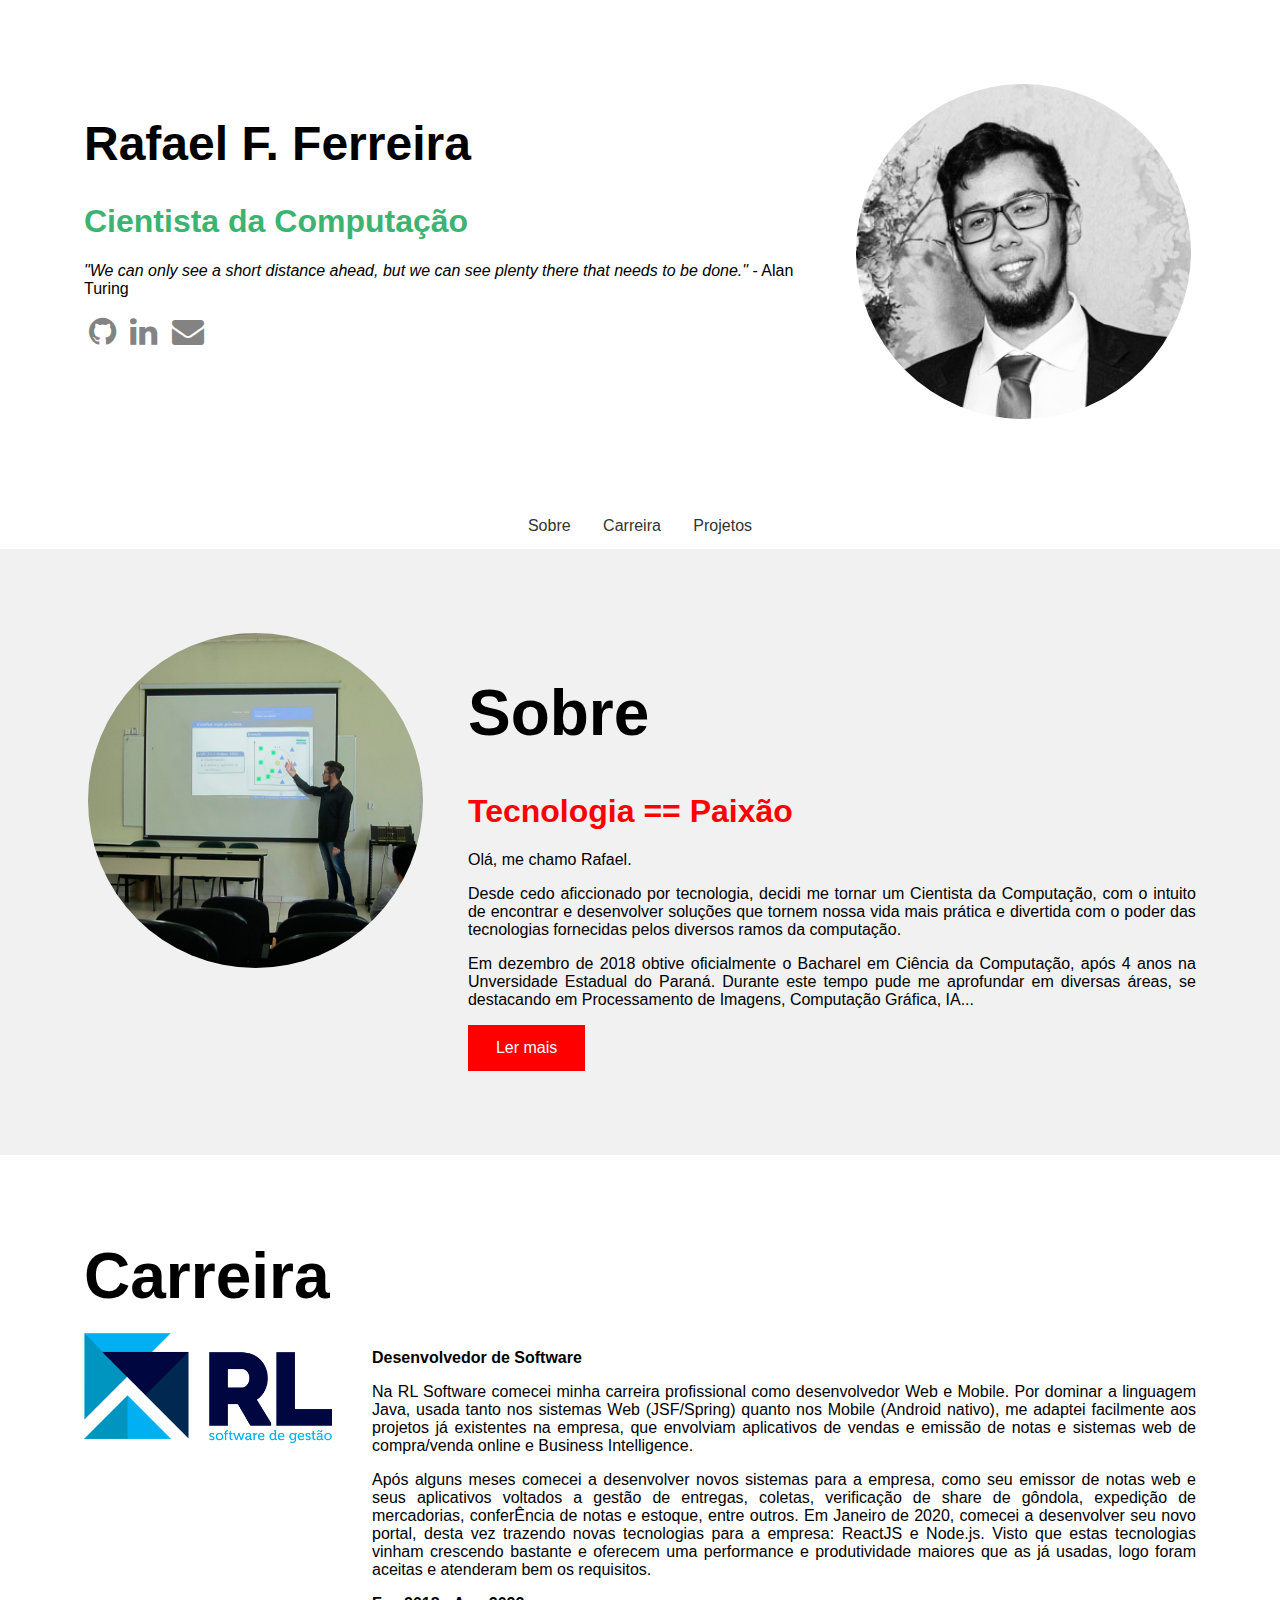
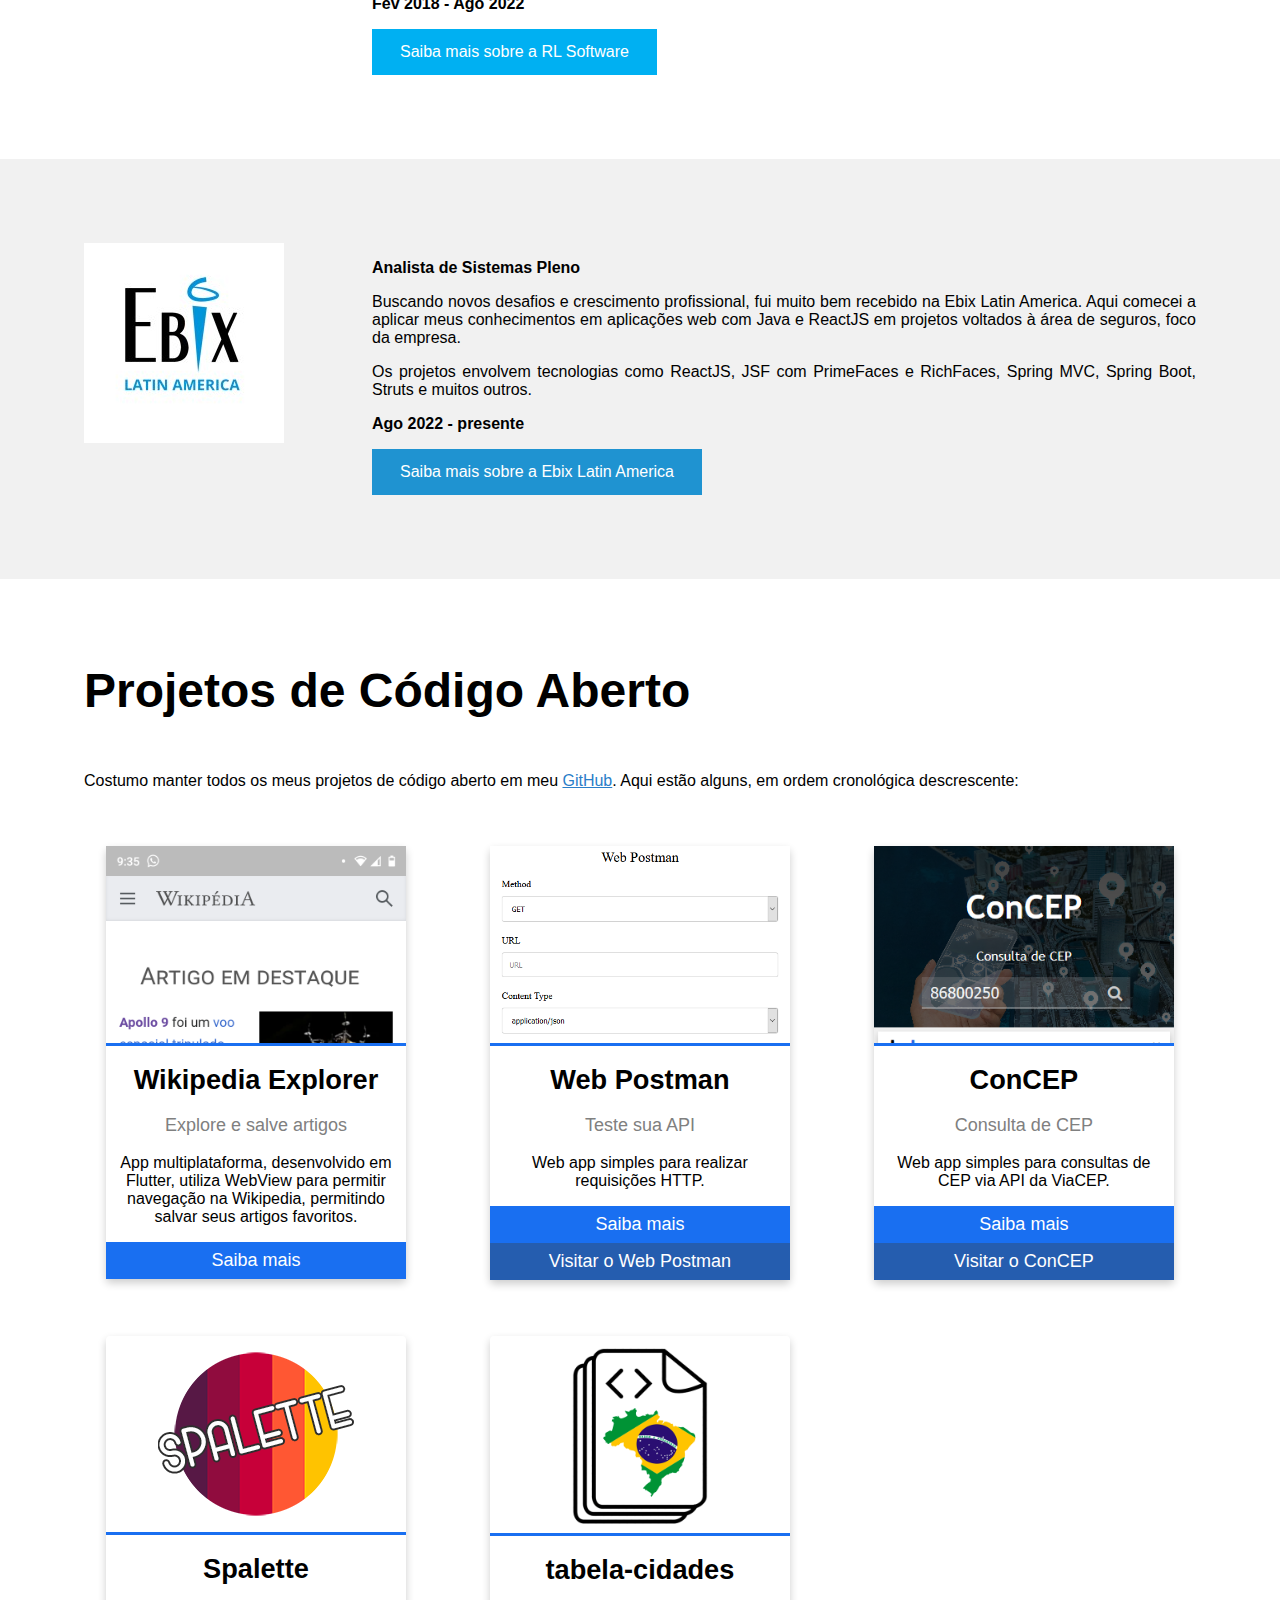
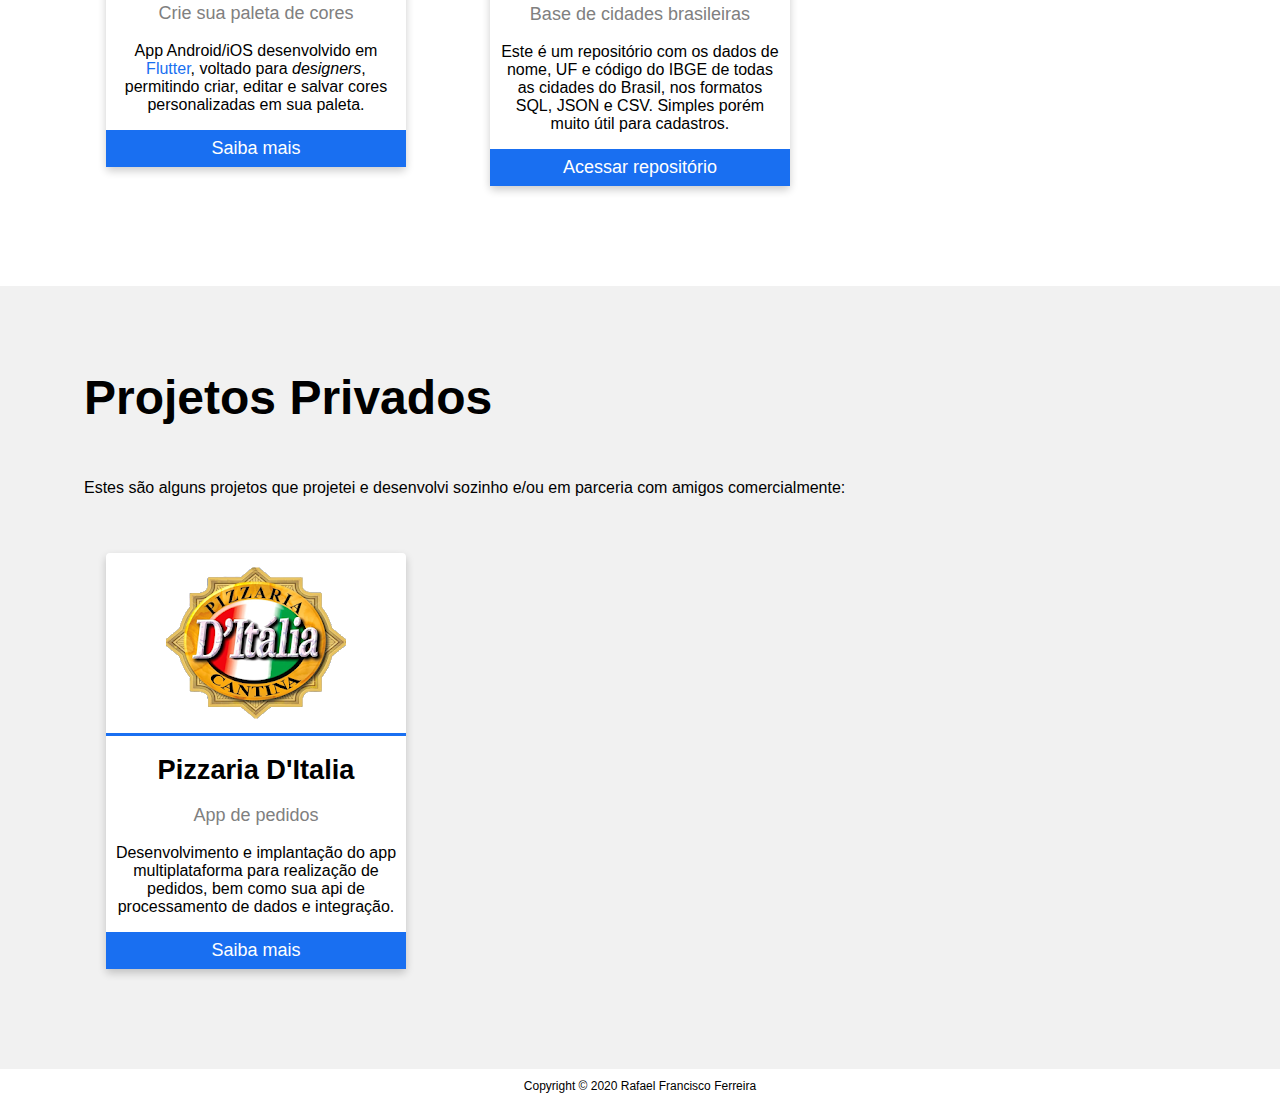
<file: index.html>
<!DOCTYPE html>
<html>

<head>
    <meta name="viewport" content="width=device-width, initial-scale=1">
    <meta http-equiv='cache-control' content='no-cache'> 
    <meta http-equiv='expires' content='0'> 
    <meta http-equiv='pragma' content='no-cache'>
    <meta charset="UTF-8">
    <title>Portifolio - Rafael F. Ferreira</title>
    <link rel="stylesheet" href="https://cdnjs.cloudflare.com/ajax/libs/font-awesome/4.7.0/css/font-awesome.min.css">
    <link rel="stylesheet" href="resources/css/styles.css" />
</head>

<body>
    <!-- Header -->
    <div class="container">
        <div class="row">
            <div class="col-8">
                <h1 class="large-font"><b>Rafael F. Ferreira</b></h1>
                <h1 class="notthatlarge-font" style="color:MediumSeaGreen;"><b>Cientista da Computação</b></h1>
                <p><i>"We can only see a short distance ahead, but we can see plenty there that needs to be done."</i> - Alan Turing</p>
                <a href="http://github.com/rafaelhks" class="social-icon"><i class="fa fa-github"></i></a>
                <a href="http://linkedin.com/in/rafael-f-ferreira" class="social-icon"><i
                        class="fa fa-linkedin"></i></a>
                <a href="#" onclick="callMail();" class="social-icon"><i class="fa fa-envelope"></i></a>
            </div>
            <div class="col-4">
                <img src="resources/img/profile.jpeg" width="335" height="471" style="border-radius: 50%;" class="container-img">
            </div>
        </div>
    </div>

    <div id="navbar">
        <a href="#about">Sobre</a>
        <a href="#career">Carreira</a>
        <a href="#projects">Projetos</a>
    </div> 

    <!-- Sobre -->
    <div class="container container-darker" id="about">
        <div class="row">
            <div class="col-4">
                <img src="resources/img/about.jpg" alt="About image" width="335" height="471"
                    style="border-radius: 50%;" class="container-img">
            </div>
            <div class="col-8">
                <h1 class="xlarge-font"><strong>Sobre</strong></h1>
                <h1 class="notthatlarge-font" style="color:red;"><b>Tecnologia == Paixão</b></h1>
                <div class="content-text">
                    <p>Olá, me chamo Rafael.</p> 
                    <p>Desde cedo aficcionado por tecnologia, decidi me tornar um Cientista da
                        Computação, com o intuito de encontrar e desenvolver soluções que tornem nossa vida mais prática
                        e divertida com o poder das tecnologias
                        fornecidas pelos diversos ramos da computação.</p>
                    <p> Em dezembro de 2018 obtive oficialmente o
                        Bacharel em Ciência da Computação, após 4 anos na Unversidade Estadual do Paraná. Durante este
                        tempo pude me aprofundar em diversas
                        áreas, se destacando em Processamento de Imagens, Computação Gráfica, IA<span
                            id="about_dots">...</span><span id="about_more" class="more_text"> e Sistemas
                            Microcontrolados.
                            Também pude ter contato com diversas tencologias, como C, C++, C#, Java, Prolog, Python e
                            Go,
                            tendo como foco o C++ e o Java, linguagem que possuo maior domínio. <br/><br/>
                            Hoje tenho como foco o Flutter para aplicações mobile multiplataforma e React/JSF para aplicações web.
                        </span>
                    </p>
                    
                </div>
                <button class="button" style="background-color:red"
                    onclick="readMoL(this,'about_dots', 'about_more');">Ler mais</button>
            </div>
        </div>
    </div>

    <!-- Carreira -->
    <div id="career">
        <div class="container">
            <h1 class="container-title xlarge-font"><strong>Carreira</strong></h1>
            <div class="row">
                <div class="col-3">
                    <img src="resources/img/logo_rl.png" alt="RL Software logo" style="max-height: 200px; width: auto;">
                </div>
                <div class="col-9">
                    <div class="content-text">
                        <p><strong>Desenvolvedor de Software</strong></p>
                        <p>Na RL Software comecei minha carreira profissional como desenvolvedor Web e Mobile.
                            Por dominar a linguagem Java, usada tanto nos sistemas Web (JSF/Spring) quanto nos Mobile
                            (Android nativo), me adaptei facilmente aos projetos já existentes na empresa, que envolviam
                            aplicativos de vendas e emissão de notas e sistemas web de compra/venda online e Business Intelligence.</p>
                            <p> Após alguns meses comecei a desenvolver novos sistemas para a empresa, como seu emissor
                            de notas web e seus aplicativos voltados a gestão de entregas, coletas, verificação de share de gôndola, 
                            expedição de mercadorias, conferÊncia de notas e estoque, entre outros. Em Janeiro
                            de 2020, comecei a desenvolver seu novo portal, desta vez trazendo novas tecnologias para a
                            empresa: ReactJS e Node.js. Visto que estas tecnologias vinham crescendo bastante e oferecem uma
                            performance e produtividade maiores que
                            as já usadas, logo foram aceitas e atenderam bem os requisitos. </p>
                            <p><strong>Fev 2018 - Ago 2022</strong></p>
                    </div>
                    <button class="button" style="background-color: #00b0f2;"
                        onclick="window.open('http://www.rlsistemas.com.br/');">Saiba mais sobre a RL Software</button>
                </div>
            </div>
        </div>
        <div class="container container-darker">
            <div class="row">
                <div class="col-3">
                    <img src="resources/img/logo_ebix.jpg" alt="Ebix Latin America logo" style="max-height: 200px; width: auto;">
                </div>
                <div class="col-9">
                    <div class="content-text">
                        <p><strong>Analista de Sistemas Pleno</strong></p>
                        <p>
                            Buscando novos desafios e crescimento profissional, fui muito bem recebido na Ebix Latin America. 
                            Aqui comecei a aplicar meus conhecimentos em aplicações web com Java e ReactJS em projetos voltados 
                            à área de seguros, foco da empresa.
                        </p>
                        <p>
                            Os projetos envolvem tecnologias como ReactJS, JSF com PrimeFaces e RichFaces, Spring MVC, Spring Boot, Struts e muitos outros.
                        </p>
                        <p><strong>Ago 2022 - presente</strong></p>
                    </div>
                    <button class="button" style="background-color: #1f93d1;"
                        onclick="window.open('https://www.ebixlatinamerica.com.br/');">Saiba mais sobre a Ebix Latin America</button>
                </div>
            </div>
        </div>
    </div>

    <!-- Projetos -->
    <div class="container" id="projects">
        <h1 class="container-title large-font"><strong>Projetos de Código Aberto</strong></h1>
        <br>
        <div class="row">
            <div class="col-12">
                <p>
                    Costumo manter todos os meus projetos de código aberto em meu <a href="#projects" onclick="window.open('http://github.com/rafaelhks');">GitHub</a>. Aqui estão alguns, em ordem cronológica descrescente:
                </p>
            </div>
        </div>
        <div class="row">
            <div class="col-4">
                <div class="card">
                    <div class="image"><img src="resources/img/wiki_explorer/wiki_explorer_home.png" alt="Wikipedia Explorer profile image"></div>
                    <h1>Wikipedia Explorer</h1>
                    <p class="subtitle">Explore e salve artigos</p>
                    <p class="description">App multiplataforma, desenvolvido em Flutter, utiliza WebView para permitir navegação na Wikipedia, permitindo salvar seus artigos favoritos.</p>
                    <p><button class="button" style="background-color: #196ff1;"
                        onclick="window.open('wiki_explorer.html');">Saiba mais</button>
                </div>
            </div>
            <div class="col-4">
                <div class="card">
                    <div class="image"><img src="resources/img/web_postman/web_postman_profile.png" alt="Web Postman profile image"></div>
                    <h1>Web Postman</h1>
                    <p class="subtitle">Teste sua API</p>
                    <p class="description">Web app simples para realizar requisições HTTP.</p>
                    <p><button class="button" style="background-color: #196ff1;"
                        onclick="window.open('webpostman.html');">Saiba mais</button>
                    <button class="button" style="background-color: #255daf;"
                        onclick="window.open('https://rafaelhks.github.io/web_postman/');">Visitar o Web Postman</button></p>
                </div>
            </div>
            <div class="col-4">
                <div class="card">
                    <div class="image"><img src="resources/img/concep/concep.png" alt="ConCEP image"></div>
                    <h1>ConCEP</h1>
                    <p class="subtitle">Consulta de CEP</p>
                    <p class="description">Web app simples para consultas de CEP via API da ViaCEP.</p>
                    <p><button class="button" style="background-color: #196ff1;"
                        onclick="window.open('concep.html');">Saiba mais</button>
                    <button class="button" style="background-color: #255daf;"
                        onclick="window.open('https://rafaelhks.github.io/concep_web/');">Visitar o ConCEP</button></p>
                </div>
            </div>
        </div>
        <div class="row">
            <div class="col-4">
                <div class="card">
                    <div class="image"><img src="resources/img/spalette/spalette_icon.png" alt="Spalette image"></div>
                    <h1>Spalette</h1>
                    <p class="subtitle">Crie sua paleta de cores</p>
                    <p class="description">App Android/iOS desenvolvido em <a href="https://flutter.dev/">Flutter</a>, voltado para <i>designers</i>, permitindo criar, editar e salvar cores personalizadas em sua paleta.</p>
                    <p><button class="button" style="background-color: #196ff1;"
                        onclick="window.open('spalette.html');">Saiba mais</button></p>
                </div>
            </div>
            <div class="col-4">
                <div class="card">
                    <div class="image"><img src="resources/img/tabela_cidades/tab_cid_logo.png" alt="tabela-cidades image" style="max-height: inherit;"></div>
                    <h1>tabela-cidades</h1>
                    <p class="subtitle">Base de cidades brasileiras</p>
                    <p class="description">Este é um repositório com os dados de nome, UF e código do IBGE de todas as cidades do Brasil, nos formatos SQL, JSON e CSV. Simples porém muito útil para cadastros.</p>
                    <p><button class="button" style="background-color: #196ff1;"
                        onclick="window.open('https://github.com/rafaelhks/tabela-cidades');">Acessar repositório</button></p>
                </div>
            </div>
        </div>
    </div>

    <div class="container container-darker"  id="projects2">
        <h1 class="container-title large-font"><strong>Projetos Privados</strong></h1>
        <br>
        <div class="row">
            <div class="col-12">
                <p>
                    Estes são alguns projetos que projetei e desenvolvi sozinho e/ou em parceria com amigos comercialmente:
                </p>
            </div>
        </div>
        <div class="row">
            <div class="col-4">
                <div class="card">
                    <div class="image"><img src="resources/img/ditalia/ditalia_logo.png" alt="D'Italia profile image"></div>
                    <h1>Pizzaria D'Italia</h1>
                    <p class="subtitle">App de pedidos</p>
                    <p class="description">Desenvolvimento e implantação do app multiplataforma para realização de pedidos, bem como sua api de processamento de dados e integração.</p>
                    <p><button class="button" style="background-color: #196ff1;"
                        onclick="window.open('ditalia_app.html');">Saiba mais</button>
                </div>
            </div>
        </div>
    </div>

    <footer>
        Copyright © 2020 Rafael Francisco Ferreira
    </footer>
    <script src="resources/js/scripts.js"></script>
</body>

</html>
</file>
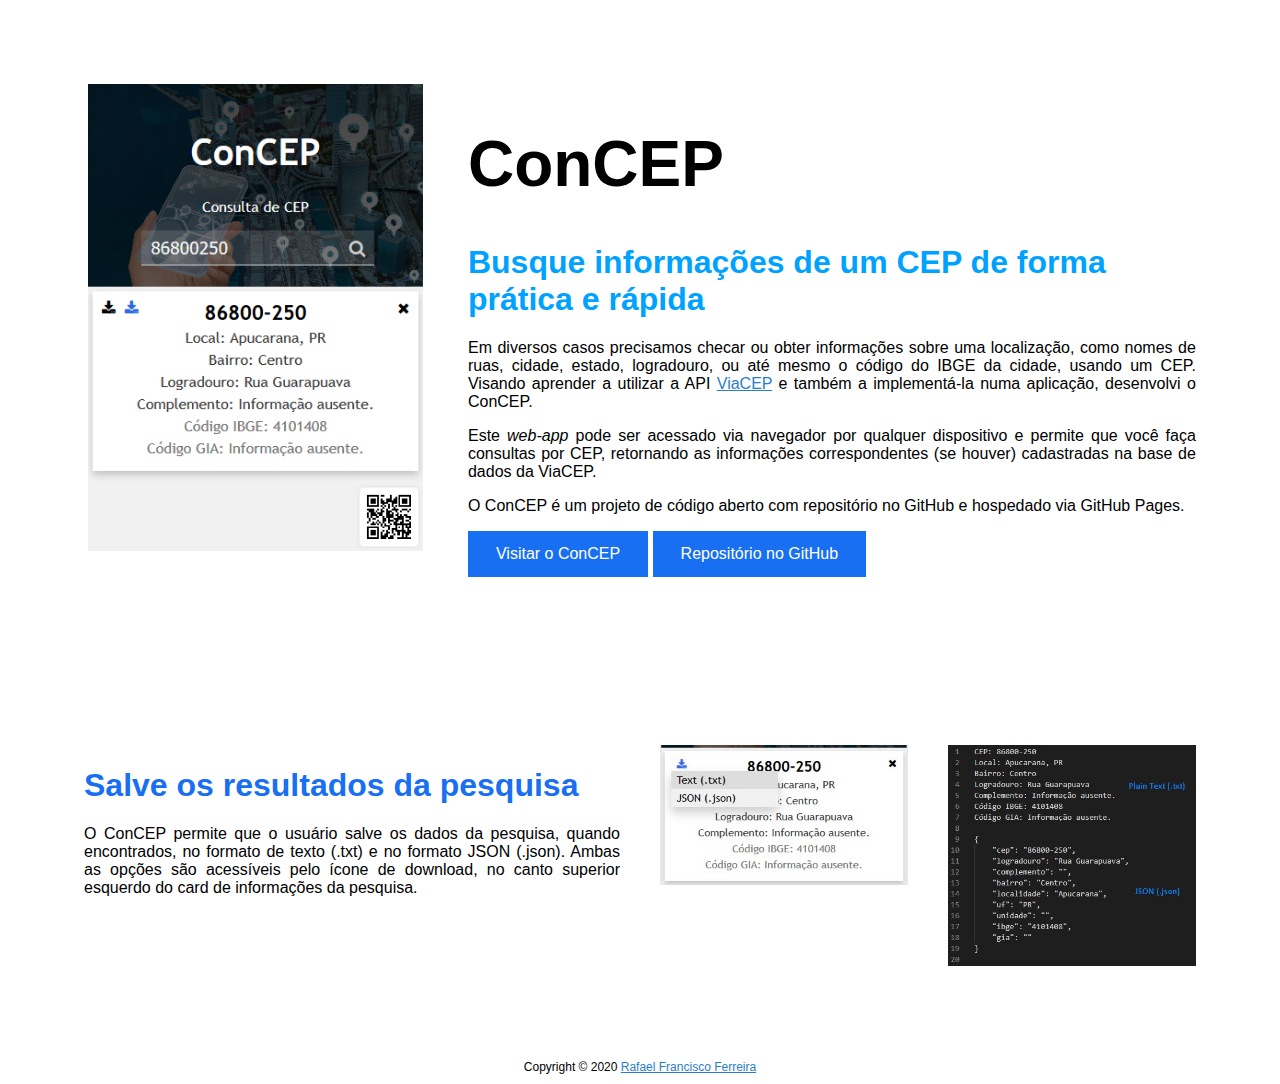
<file: concep.html>
<!DOCTYPE html>
<html>
<head>
    <meta name="viewport" content="width=device-width, initial-scale=1">
    <meta charset="UTF-8">
    <title>ConCEP - Busca de CEP OnLine</title>
    <link rel="stylesheet" href="resources/css/styles.css" />
</head>

<body>
    <div class="container" id="about">
        <div class="row">
            <div class="col-4">
                <img src="resources/img/concep/concep.png" alt="ConCEP image" width="335" height="471" class="container-img">
            </div>
            <div class="col-8">
                <h1 class="xlarge-font"><b>ConCEP</b></h1>
                <h1 class="notthatlarge-font" style="color:#00a2ff;"><b>Busque informações de um CEP de forma prática e rápida</b></h1>
                <div class="content-text">
                    <p>Em diversos casos precisamos checar ou obter informações sobre uma localização, como nomes de
                        ruas, cidade, estado, logradouro, ou até mesmo o código do IBGE da cidade, usando um CEP.
                        Visando aprender a utilizar a API <a href="https://viacep.com.br/">ViaCEP</a> e também a
                        implementá-la numa aplicação, desenvolvi o ConCEP.
                    </p>
                    <p>
                        Este <i>web-app</i> pode ser acessado via navegador por qualquer dispositivo e permite que você faça consultas por CEP, retornando as informações correspondentes (se
                        houver) cadastradas na base de dados da ViaCEP.
                    </p>
                    <p>
                        O ConCEP é um projeto de código aberto com repositório no GitHub e hospedado via GitHub Pages.
                    </p>
                </div>
                <button class="button" style="background-color: #196ff1;"
                    onclick="window.open('https://rafaelhks.github.io/concep_web/');">Visitar o ConCEP</button>
                <button class="button" style="background-color: #196ff1;"
                    onclick="window.open('https://github.com/rafaelhks/concep_web/');">Repositório no GitHub</button>
            </div>
        </div>
    </div>

    <div class="container" id="downloads">
        <div class="row">
            <div class="col-6">
                <h1 class="notthatlarge-font" style="color:#196ff1;"><b>Salve os resultados da pesquisa</b></h1>
                <div class="content-text">
                    <p>O ConCEP permite que o usuário salve os dados da pesquisa, quando encontrados, 
                        no formato de texto (.txt) e no formato JSON (.json). Ambas as opções são 
                        acessíveis pelo ícone de download, no canto superior esquerdo do card de informações da pesquisa.
                    </p>
                </div>
            </div>
            <div class="col-3">
                <img src="resources/img/concep/concep_save_example0.jpg" alt="Download file example image" width="335" height="471" class="container-img">
            </div>
            <div class="col-3">
                <img src="resources/img/concep/concep_save_example1.jpg" alt="Download file example image" width="335" height="471" class="container-img">
            </div>
        </div>
    </div>
    <footer>Copyright © 2020 <a href="https://rafaelhks.github.io/">Rafael Francisco Ferreira</a></footer>
    <script src="resources/js/scripts.js"></script>
</body>
</html>
</file>
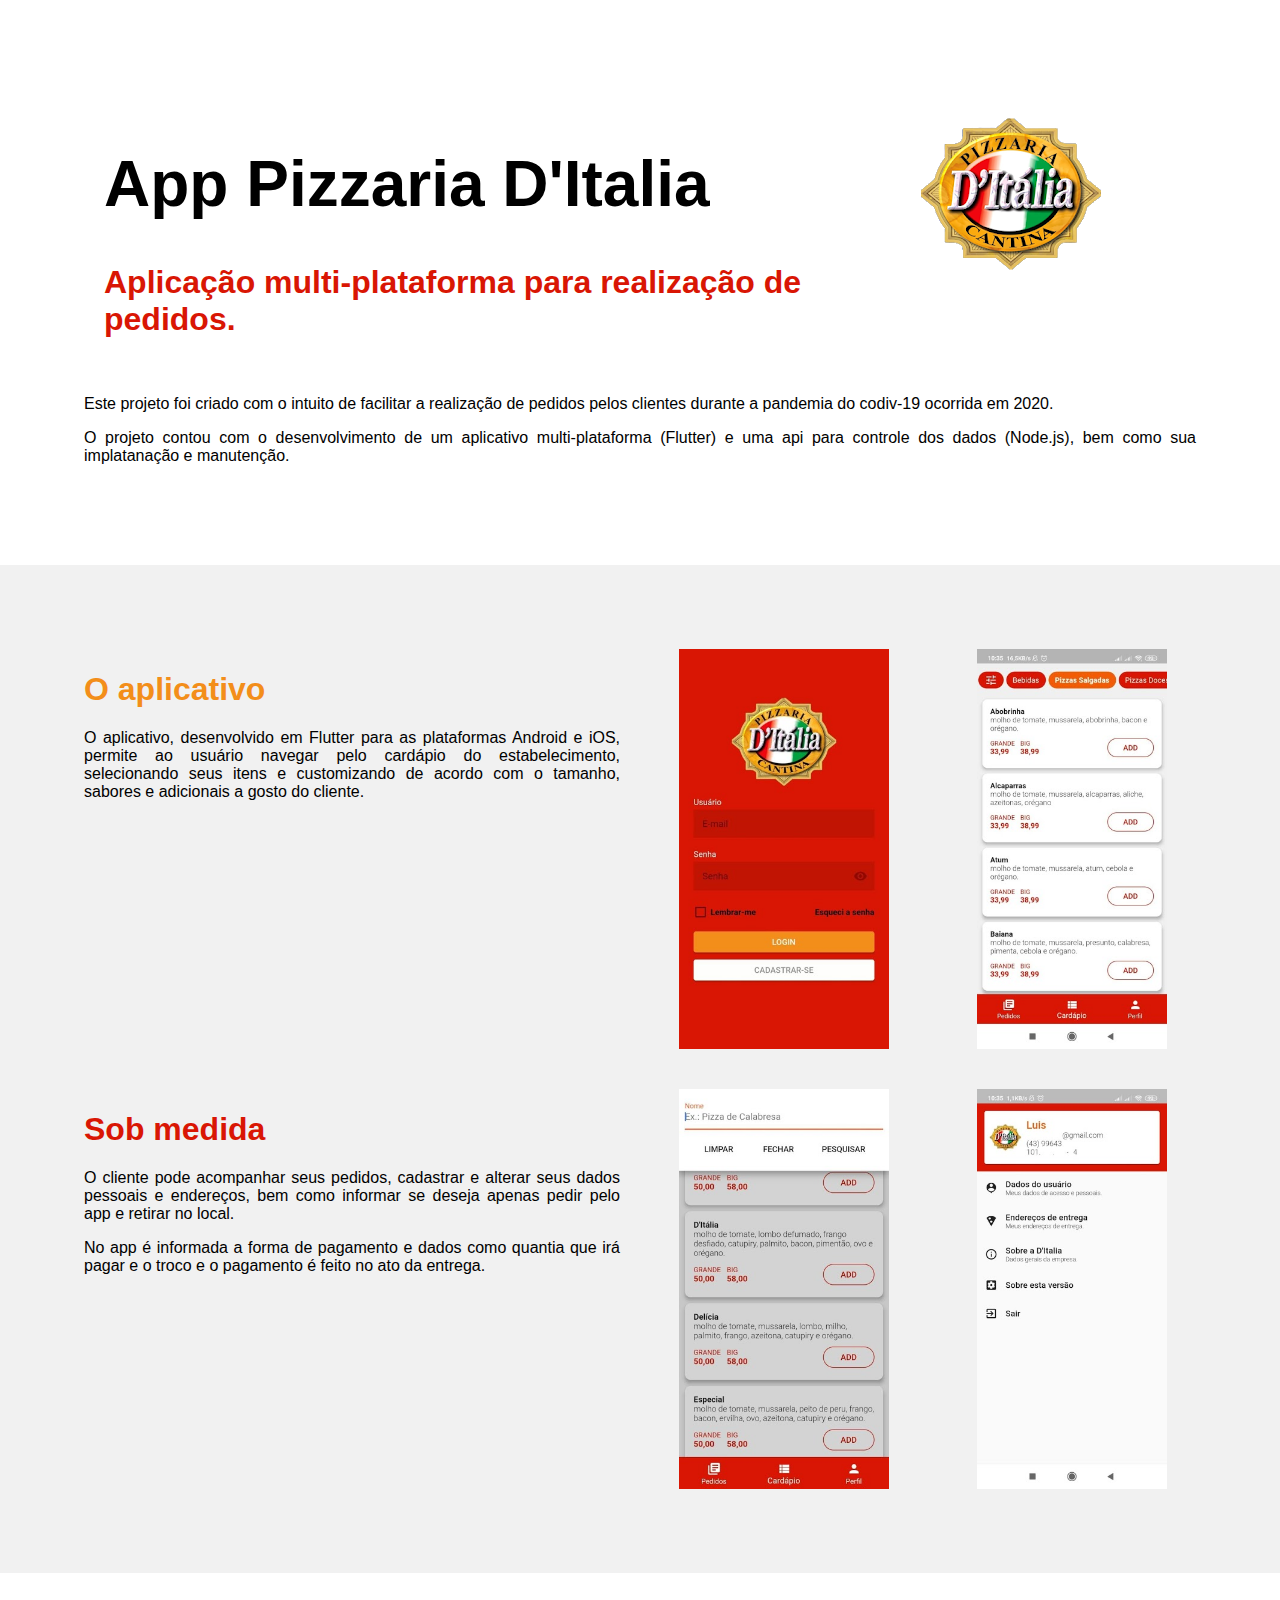
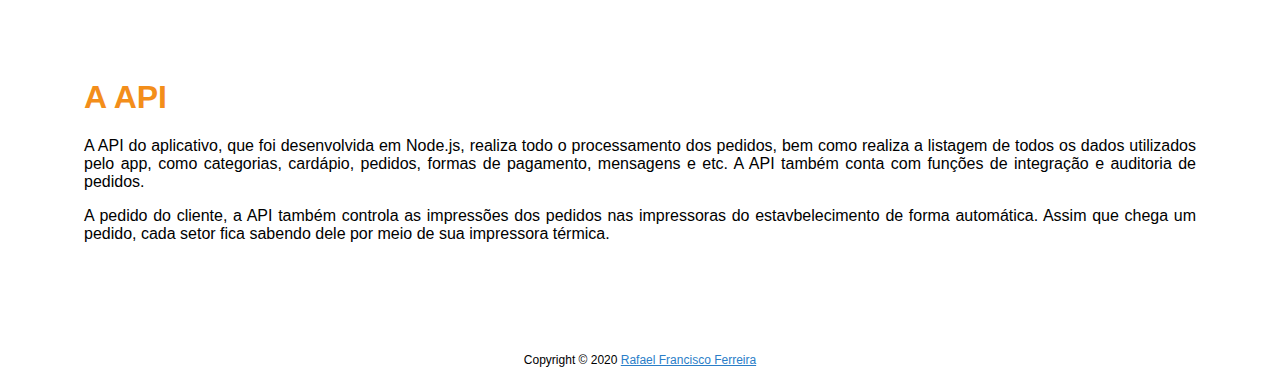
<file: ditalia_app.html>
<!DOCTYPE html>
<html>
<head>
    <meta name="viewport" content="width=device-width, initial-scale=1">
    <meta charset="UTF-8">
    <title>D'Italia App</title>
    <link rel="stylesheet" href="resources/css/styles.css" />

    <style>
        .container-img{
            max-height: 400px;
            width: auto;
        }
    </style>
</head>

<body>
    <div class="container" id="about">
        <div class="row">
            <div class="col-12">
                <div class="row">
                    <div class="col-8">
                        <h1 class="xlarge-font"><b>App Pizzaria D'Italia</b></h1>
                        <h1 class="notthatlarge-font" style="color: #d91604;"><b>Aplicação multi-plataforma para realização de pedidos.</b></h1>
                    </div>
                    <div class="col-4">
                        <img src="resources/img/ditalia/ditalia_logo.png" alt="logo" class="container-img">
                    </div>
                </div>
                
                <div class="content-text">
                    <p>Este projeto foi criado com o intuito de facilitar a realização de pedidos pelos clientes 
                        durante a pandemia do codiv-19 ocorrida em 2020.</p>
                    <p>O projeto contou com o desenvolvimento de um aplicativo multi-plataforma (Flutter) e uma 
                        api para controle dos dados (Node.js), bem como sua implatanação e manutenção.</p>
                </div>
            </div>
        </div>
    </div>

    <div class="container container-darker" id="app">
        <div class="row">
            <div class="col-6">
                <h1 class="notthatlarge-font" style="color:#f38e1a;"><b>O aplicativo</b></h1>
                <div class="content-text">
                    <p>O aplicativo, desenvolvido em Flutter para as plataformas Android e iOS, permite ao usuário navegar pelo cardápio do estabelecimento, selecionando seus itens 
                        e customizando de acordo com o tamanho, sabores e adicionais a gosto do cliente.
                    </p>
                </div>
            </div>
            <div class="col-3">
                <img src="resources/img/ditalia/ditalia_app_login.jpg" alt="ditalia app login image" width="335" height="471" class="container-img">
            </div>
            <div class="col-3">
                <img src="resources/img/ditalia/ditalia_app_cardapio.jpg" alt="ditalia app cardapio image" width="335" height="471" class="container-img">
            </div>
        </div>
        <div class="row">
            <div class="col-6">
                <h1 class="notthatlarge-font" style="color:#d91604;"><b>Sob medida</b></h1>
                <div class="content-text">
                    <p>O cliente pode acompanhar seus pedidos, cadastrar e alterar seus dados pessoais e endereços, 
                        bem como informar se deseja apenas pedir pelo app e retirar no local.
                    </p>
                    <p>No app é informada a forma de pagamento e dados como quantia que irá pagar e o 
                        troco e o pagamento é feito no ato da entrega.
                    </p>
                </div>
            </div>
            <div class="col-3">
                <img src="resources/img/ditalia/ditalia_app_pesquisa.jpg" alt="ditalia app pesquisa image" width="335" height="471" class="container-img">
            </div>
            <div class="col-3">
                <img src="resources/img/ditalia/ditalia_app_perfil.jpg" alt="ditalia app perfil image" width="335" height="471" class="container-img">
            </div>
        </div>
    </div>

    <div class="container" id="api">
        <div class="row">
            <div class="col-12">
                <h1 class="notthatlarge-font" style="color:#f38e1a;"><b>A API</b></h1>
                <div class="content-text">
                    <p>A API do aplicativo, que foi desenvolvida em Node.js, realiza todo o processamento dos pedidos, 
                        bem como realiza a listagem de todos os dados utilizados pelo app, como categorias, cardápio, pedidos, 
                        formas de pagamento, mensagens e etc. A API também conta com funções de integração e auditoria de pedidos.
                    </p>
                    <p>A pedido do cliente, a API também controla as impressões dos pedidos nas impressoras 
                        do estavbelecimento de forma automática. Assim que chega um pedido, cada setor fica sabendo dele por meio de sua impressora térmica.</p>
                </div>
            </div>
        </div>
    </div>
    
    <footer>Copyright © 2020 <a href="https://rafaelhks.github.io/">Rafael Francisco Ferreira</a></footer>
    <script src="resources/js/scripts.js"></script>
</body>
</html>
</file>
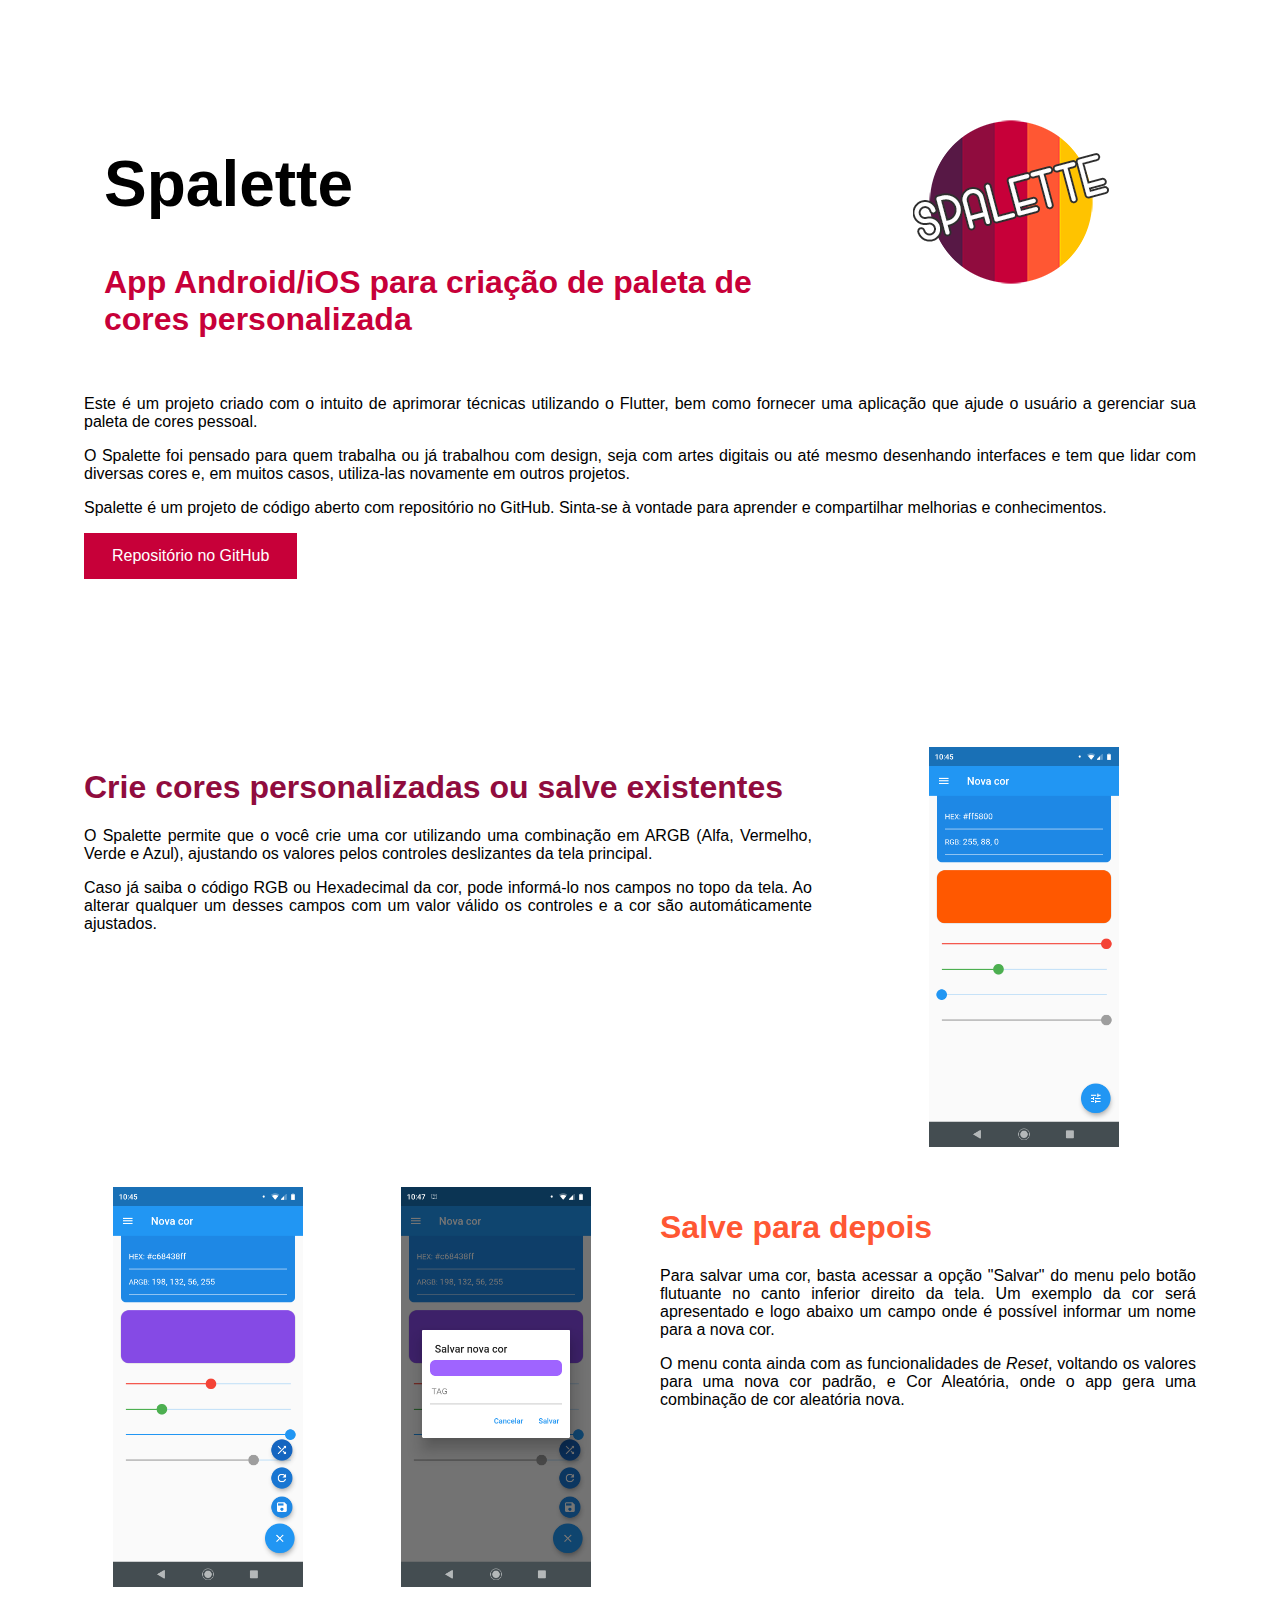
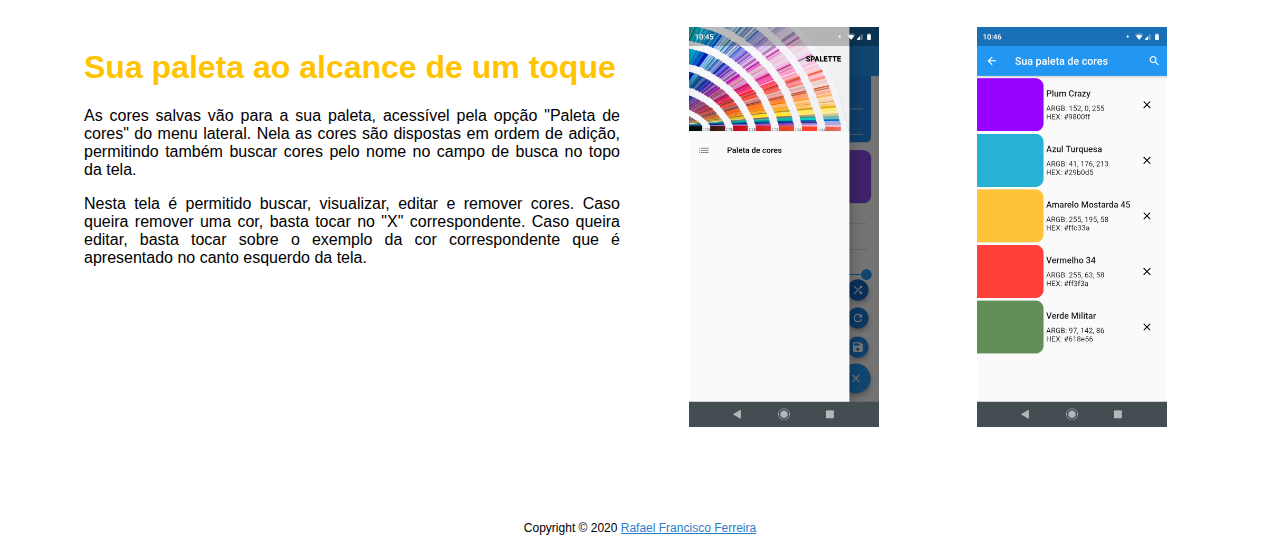
<file: spalette.html>
<!DOCTYPE html>
<html>
<head>
    <meta name="viewport" content="width=device-width, initial-scale=1">
    <meta charset="UTF-8">
    <title>Spalette - Sua paleta de cores pessoal</title>
    <link rel="stylesheet" href="resources/css/styles.css" />

    <style>
        .container-img{
            max-height: 400px;
            width: auto;
        }
    </style>
</head>

<body>
    <div class="container" id="about">
        <div class="row">
            <div class="col-12">
                <div class="row">
                    <div class="col-8">
                        <h1 class="xlarge-font"><b>Spalette</b></h1>
                        <h1 class="notthatlarge-font" style="color:#c70039;"><b>App Android/iOS para criação de paleta de cores personalizada</b></h1>
                    </div>
                    <div class="col-4">
                        <img src="resources/img/spalette/spalette_icon.png" alt="logo" class="container-img">
                    </div>
                </div>
                
                <div class="content-text">
                    <p>Este é um projeto criado com o intuito de aprimorar técnicas utilizando o Flutter, 
                        bem como fornecer uma aplicação que ajude o usuário a gerenciar sua paleta de cores pessoal.</p>
                    <p>O Spalette foi pensado para quem trabalha ou já trabalhou com design, seja com artes digitais ou até mesmo desenhando interfaces 
                        e tem que lidar com diversas cores e, em muitos casos, utiliza-las novamente em outros projetos.
                    </p>
                    <p>
                        Spalette é um projeto de código aberto com repositório no GitHub. Sinta-se à vontade para aprender e compartilhar melhorias e conhecimentos.
                    </p>
                </div>
                <button class="button" style="background-color: #c70039;"
                    onclick="window.open('https://github.com/rafaelhks/spalette/');">Repositório no GitHub</button>
            </div>
        </div>
    </div>

    <div class="container" id="downloads">
        <div class="row">
            <div class="col-8">
                <h1 class="notthatlarge-font" style="color:#900c3e;"><b>Crie cores personalizadas ou salve existentes</b></h1>
                <div class="content-text">
                    <p>O Spalette permite que o você crie uma cor utilizando uma combinação em ARGB (Alfa, Vermelho, Verde e Azul), 
                        ajustando os valores pelos controles deslizantes da tela principal.
                    </p>
                    <p>
                        Caso já saiba o código RGB ou Hexadecimal da cor, pode informá-lo nos campos no topo da tela. 
                        Ao alterar qualquer um desses campos com um valor válido os controles e a cor são automáticamente ajustados.
                    </p>
                </div>
            </div>
            <div class="col-4">
                <img src="resources/img/spalette/spalette01.png" alt="Home image" width="335" height="471" class="container-img">
            </div>
        </div>
        <div class="row">
            <div class="col-3">
                <img src="resources/img/spalette/spalette02.png" alt="Menu options" width="335" height="471" class="container-img">
            </div>
            <div class="col-3">
                <img src="resources/img/spalette/spalette03.png" alt="Save Dialog" width="335" height="471" class="container-img">
            </div>
            <div class="col-6">
                <h1 class="notthatlarge-font" style="color:#ff5733;"><b>Salve para depois</b></h1>
                <div class="content-text">
                    <p>
                        Para salvar uma cor, basta acessar a opção "Salvar" do menu pelo botão flutuante no canto inferior direito da tela.
                        Um exemplo da cor será apresentado e logo abaixo um campo onde é possível informar um nome para a nova cor.
                    </p>
                    <p>
                        O menu conta ainda com as funcionalidades de <i>Reset</i>, voltando os valores para uma nova cor padrão,
                         e Cor Aleatória, onde o app gera uma combinação de cor aleatória nova.
                    </p>
                </div>
            </div>
        </div>
        <div class="row">
            <div class="col-6">
                <h1 class="notthatlarge-font" style="color:#ffc300;"><b>Sua paleta ao alcance de um toque</b></h1>
                <div class="content-text">
                    <p>
                        As cores salvas vão para a sua paleta, acessível pela opção "Paleta de cores" do menu lateral.
                        Nela as cores são dispostas em ordem de adição, permitindo também buscar cores pelo nome no campo de busca no topo da tela.
                    </p>
                    <p>
                        Nesta tela é permitido buscar, visualizar, editar e remover cores. Caso queira remover uma cor, 
                        basta tocar no "X" correspondente. Caso queira editar, basta tocar sobre o exemplo da cor 
                        correspondente que é apresentado no canto esquerdo da tela.
                    </p>
                </div>
            </div>
            <div class="col-3">
                <img src="resources/img/spalette/spalette04.png" alt="Menu lateral" width="335" height="471" class="container-img">
            </div>
            <div class="col-3">
                <img src="resources/img/spalette/spalette05.png" alt="Paleta" width="335" height="471" class="container-img">
            </div>
        </div>
    </div>
    <footer>Copyright © 2020 <a href="https://rafaelhks.github.io/">Rafael Francisco Ferreira</a></footer>
    <script src="resources/js/scripts.js"></script>
</body>
</html>
</file>
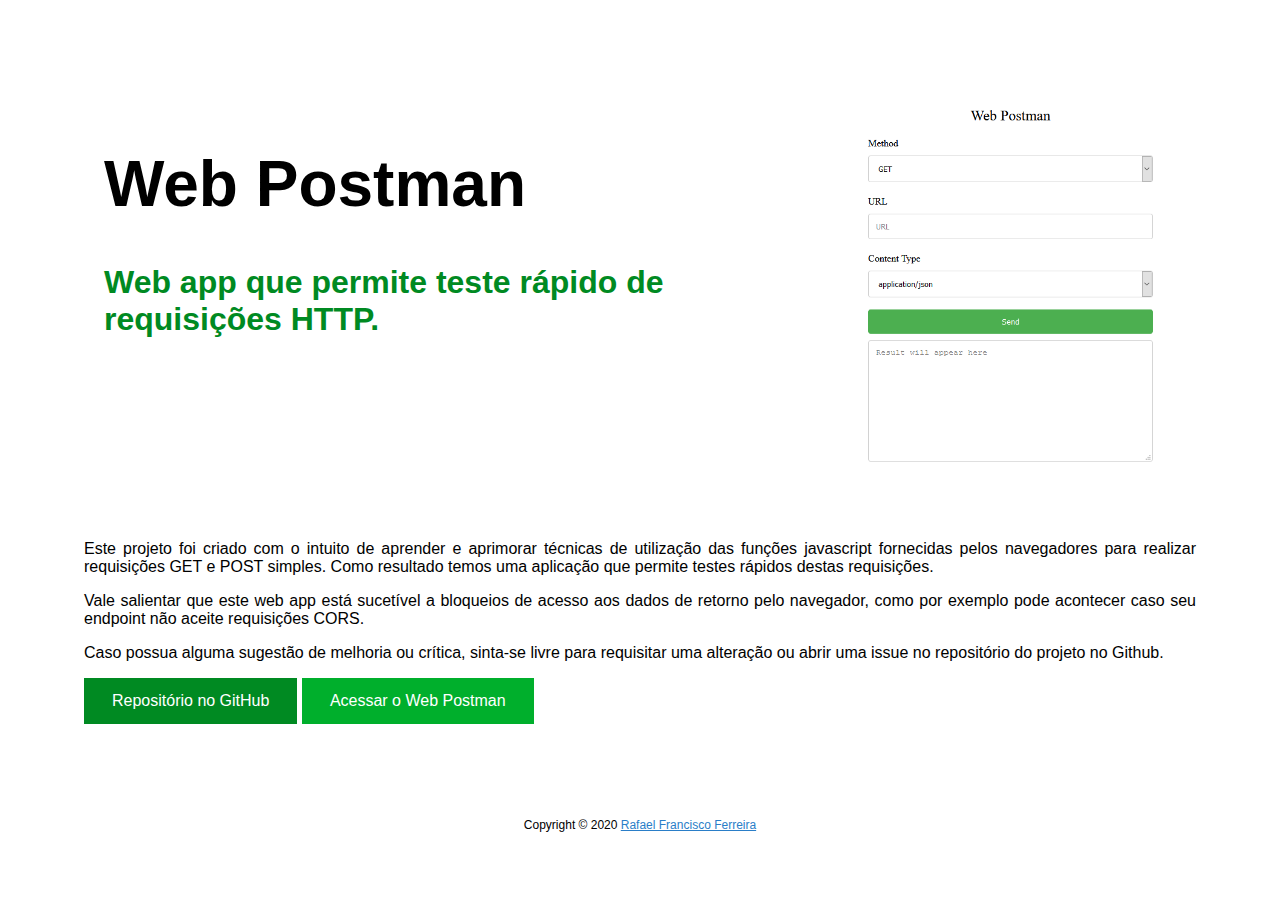
<file: webpostman.html>
<!DOCTYPE html>
<html>
<head>
    <meta name="viewport" content="width=device-width, initial-scale=1">
    <meta charset="UTF-8">
    <title>Web Postman</title>
    <link rel="stylesheet" href="resources/css/styles.css" />

    <style>
        .container-img{
            max-height: 400px;
            width: auto;
        }
    </style>
</head>

<body>
    <div class="container" id="about">
        <div class="row">
            <div class="col-12">
                <div class="row">
                    <div class="col-8">
                        <h1 class="xlarge-font"><b>Web Postman</b></h1>
                        <h1 class="notthatlarge-font" style="color:#008a22;"><b>Web app que permite teste rápido de requisições HTTP.</b></h1>
                    </div>
                    <div class="col-4">
                        <img src="resources/img/web_postman/web_postman_profile.png" alt="logo" class="container-img">
                    </div>
                </div>
                
                <div class="content-text">
                    <p>Este projeto foi criado com o intuito de aprender e aprimorar técnicas de utilização das funções javascript 
                        fornecidas pelos navegadores para realizar requisições GET e POST simples. Como resultado temos uma aplicação que permite testes rápidos destas requisições.</p>
                    <p>Vale salientar que este web app está sucetível a bloqueios de acesso aos dados de retorno pelo navegador, como por exemplo pode acontecer caso seu endpoint não aceite requisições CORS.</p>
                    <p>Caso possua alguma sugestão de melhoria ou crítica, sinta-se livre para requisitar uma alteração ou abrir uma issue no repositório do projeto no Github.</p>
                </div>
                <button class="button" style="background-color: #008a22;"
                    onclick="window.open('https://github.com/rafaelhks/web_postman/');">Repositório no GitHub</button>
                <button class="button" style="background-color: #00af2c;"
                    onclick="window.open('https://rafaelhks.github.io/web_postman/');">Acessar o Web Postman</button>
            </div>
        </div>
    </div>
    <footer>Copyright © 2020 <a href="https://rafaelhks.github.io/">Rafael Francisco Ferreira</a></footer>
    <script src="resources/js/scripts.js"></script>
</body>
</html>
</file>
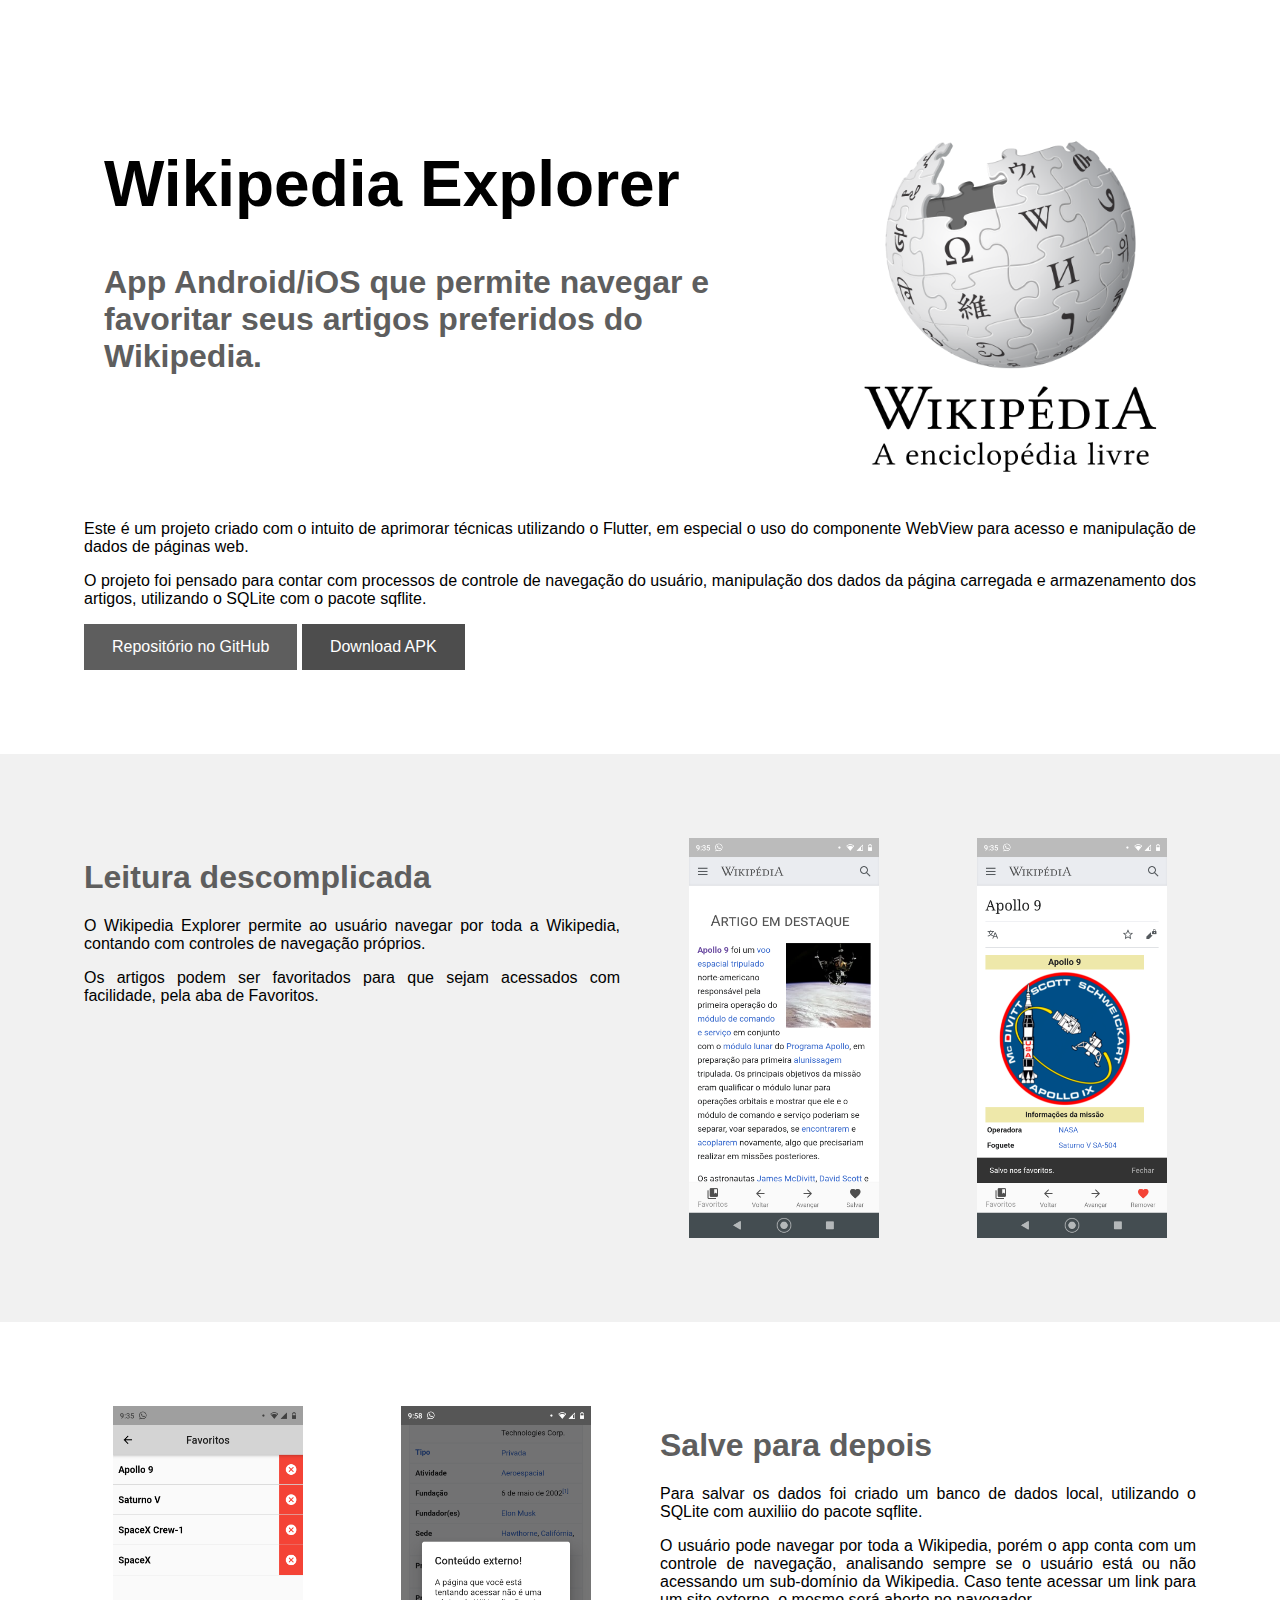
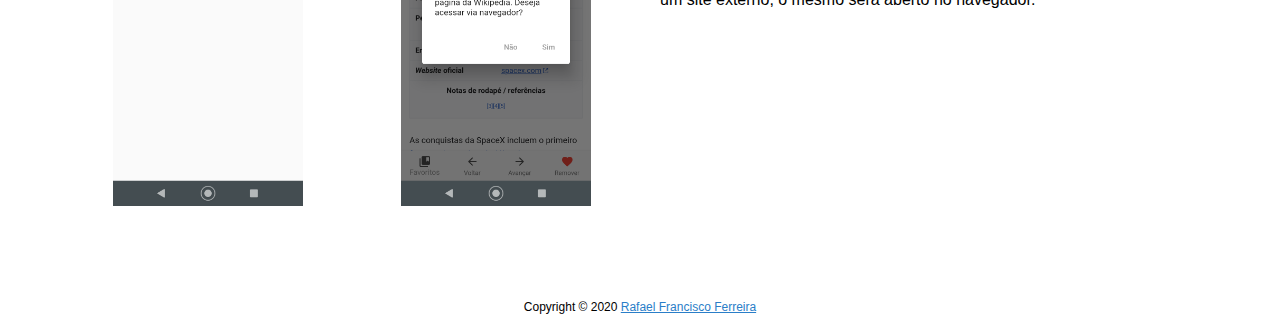
<file: wiki_explorer.html>
<!DOCTYPE html>
<html>
<head>
    <meta name="viewport" content="width=device-width, initial-scale=1">
    <meta charset="UTF-8">
    <title>Wikipedia Explorer App</title>
    <link rel="stylesheet" href="resources/css/styles.css" />

    <style>
        .container-img{
            max-height: 400px;
            width: auto;
        }
    </style>
</head>

<body>
    <div class="container" id="about">
        <div class="row">
            <div class="col-12">
                <div class="row">
                    <div class="col-8">
                        <h1 class="xlarge-font"><b>Wikipedia Explorer</b></h1>
                        <h1 class="notthatlarge-font" style="color:#5e5e5e;"><b>App Android/iOS que permite navegar e favoritar seus artigos preferidos do Wikipedia.</b></h1>
                    </div>
                    <div class="col-4">
                        <img src="resources/img/wiki_explorer/wikipedia_logo_v2_pt.png" alt="logo" class="container-img">
                    </div>
                </div>
                
                <div class="content-text">
                    <p>Este é um projeto criado com o intuito de aprimorar técnicas utilizando o Flutter, 
                        em especial o uso do componente WebView para acesso e manipulação de dados de páginas web.</p>
                    <p>O projeto foi pensado para contar com processos de controle de navegação do usuário, 
                        manipulação dos dados da página carregada e armazenamento dos artigos, utilizando o SQLite com o pacote sqflite.
                    </p>
                </div>
                <button class="button" style="background-color: #5e5e5e;"
                    onclick="window.open('https://github.com/rafaelhks/wiki_explorer/');">Repositório no GitHub</button>
                <button class="button" style="background-color: #4d4d4d;"
                    onclick="window.open('https://github.com/rafaelhks/wiki_explorer/tree/master/downloads/android');">Download APK</button>
                    
            </div>
        </div>
    </div>

    <div class="container container-darker" id="info1">
        <div class="row">
            <div class="col-6">
                <h1 class="notthatlarge-font" style="color:#5e5e5e;"><b>Leitura descomplicada</b></h1>
                <div class="content-text">
                    <p>O Wikipedia Explorer permite ao usuário navegar por toda a Wikipedia, contando com controles de navegação próprios.
                    </p>
                    <p>
                        Os artigos podem ser favoritados para que sejam acessados com facilidade, pela aba de Favoritos.
                    </p>
                </div>
            </div>
            <div class="col-3">
                <img src="resources/img/wiki_explorer/wiki_explorer_home.png" alt="Home image" width="335" height="471" class="container-img">
            </div>
            <div class="col-3">
                <img src="resources/img/wiki_explorer/wiki_explorer_favorite.png" alt="Favorite image" width="335" height="471" class="container-img">
            </div>
        </div>
    </div>
    <div class="container" id="info2">
        <div class="row">
            <div class="col-3">
                <img src="resources/img/wiki_explorer/wiki_explorer_favorites.png" alt="Favorites image" width="335" height="471" class="container-img">
            </div>
            <div class="col-3">
                <img src="resources/img/wiki_explorer/wiki_explorer_external.png" alt="External dialog image" width="335" height="471" class="container-img">
            </div>
            <div class="col-6">
                <h1 class="notthatlarge-font" style="color:#5e5e5e;"><b>Salve para depois</b></h1>
                <div class="content-text">
                    <p>
                        Para salvar os dados foi criado um banco de dados local, utilizando o SQLite com auxiliio do pacote sqflite.
                    </p>
                    <p>
                        O usuário pode navegar por toda a Wikipedia, porém o app conta com um controle de navegação, 
                        analisando sempre se o usuário está ou não acessando um sub-domínio da Wikipedia. 
                        Caso tente acessar um link para um site externo, o mesmo será aberto no navegador.
                    </p>
                </div>
            </div>
        </div>
    </div>
    <footer>Copyright © 2020 <a href="https://rafaelhks.github.io/">Rafael Francisco Ferreira</a></footer>
    <script src="resources/js/scripts.js"></script>
</body>
</html>
</file>
<file: resources/css/styles.css>
* {
    box-sizing: border-box;
}

body {
    margin: 0;
    font-family: Arial, Helvetica, sans-serif;
}

a {
    color: #2a7ec8;
}

.container {
    padding: 64px;
}

.container-img{
    margin: auto;
}

.container-darker{
    background-color:#f1f1f1
}

.container .container-title{
    padding: 20px 0 0 20px;
    margin: 0;
}

.container .content-text {
    text-align: justify;
}

.row:after {
    content: "";
    display: table;
    clear: both
}

.col-1{ width: 8.33 }
.col-2{ width: 16.66% }
.col-3{ width: 25% }
.col-4{ width: 33.33% }
.col-5{ width: 41.65% }
.col-6{ width: 50% }
.col-7{ width: 58.33% }
.col-8{ width: 66.66% }
.col-9{ width: 75% }
.col-10{ width: 83.33% }
.col-11{ width: 91.66% }
.col-12{ width: 100% }

[class^="col-"]{
    float: left;
    padding: 20px;
}

.large-font {
    font-size: 48px;
}

.notthatlarge-font {
    font-size: 32px;
}

.xlarge-font {
    font-size: 64px
}

.button {
    border: none;
    color: white;
    padding: 14px 28px;
    font-size: 16px;
    cursor: pointer;
    background-color: #4CAF50;
}

.button:hover{
    cursor: pointer;
    opacity: 0.9;
}

img {
    display: block;
    height: auto;
    max-width: 100%;
}

.social-icon {
    font-size: 32px;
    padding: 5px;
    color: #838383;
}

.social-icon:hover {
    color: mediumseagreen;
    cursor: pointer;
}

#toast {
    visibility: hidden;
    min-width: 250px;
    background-color: #333;
    color: #fff;
    text-align: center;
    border-radius: 33px;
    padding: 16px;
    position: fixed;
    z-index: 1;
    left: 50%;
    transform: translateX(-50%);
    bottom: 30px;
}

#toast.show {
    visibility: visible;
    -webkit-animation: fadein 0.5s, fadeout 0.5s 2.5s;
    animation: fadein 0.5s, fadeout 0.5s 2.5s;
}

.more_text {
    display: none;
}

#navbar {
    overflow: hidden;
    background-color: #fff;
    text-align: center;
}

#navbar a {
    /* float: left; */
    /* display: block; */
    display: inline-block;
    color: #333;
    text-align: center;
    padding: 14px;
    text-decoration: none;
}

#navbar a:hover{
    font-weight: bold;
    cursor: pointer;
}

.sticky {
    position: fixed;
    top: 0;
    width: 100%;
    box-shadow: 0 0px 4px -1px #555;
}

.sticky + .container {
    padding-top: 60px;
}

.card {
    box-shadow: 0 4px 8px 0 rgba(0, 0, 0, 0.2);
    max-width: 300px;
    margin: auto;
    text-align: center;
    background-color: #fff;
    border-radius: 4px;
  }
  
.card .subtitle {
    color: grey;
    font-size: 18px;
}

.card .description{
    padding-left: 0.5em;
    padding-right: 0.5em;
}
  
.card button {
    border: none;
    outline: 0;
    display: inline-block;
    padding: 8px;
    color: white;
    background-color: #000;
    text-align: center;
    cursor: pointer;
    width: 100%;
    font-size: 18px;
}
  
.card a {
    text-decoration: none;
    color: #196ff1;
}
  
.card button:hover, a:hover {
    opacity: 0.7;
}

.card .image{
    width: 100%;
    max-height: 200px;
    overflow: hidden;
    border-bottom: 3px solid #196ff1;
}

.card .image img {
    margin: auto;
}

.card h1 {
    font-size: 1.7em;
}

footer {
    padding: 10px;
    text-align: center;
    font-size: 12px;
}

.image-container {
    display: flex;
    align-items: center;
}

@media screen and (max-width: 1000px) {
    [class^="col-"] {
        width: 100%;
        text-align: center;
    }
    img {
        margin: auto;
    }
}

@media screen and (max-width: 768px) {
    .container {
        padding: 0;
    }
    [class^="col-"] {
        padding-top: 10px;
        padding-bottom: 10px;
    }
    .notthatlarge-font {
        font-size: 6vw;
    }
    .large-font {
        font-size: 10vw;
    }
    .container .container-title{
        text-align: center;
        padding: 10px 10px 0 10px;
    }
    .container .container-img{
        padding: 20px;
        max-width: 100%;
    }
    .button{
        margin-bottom: 5px;
        width: 100%;
    }

    .card .button{
        margin: 0px;
    }
}
</file>
